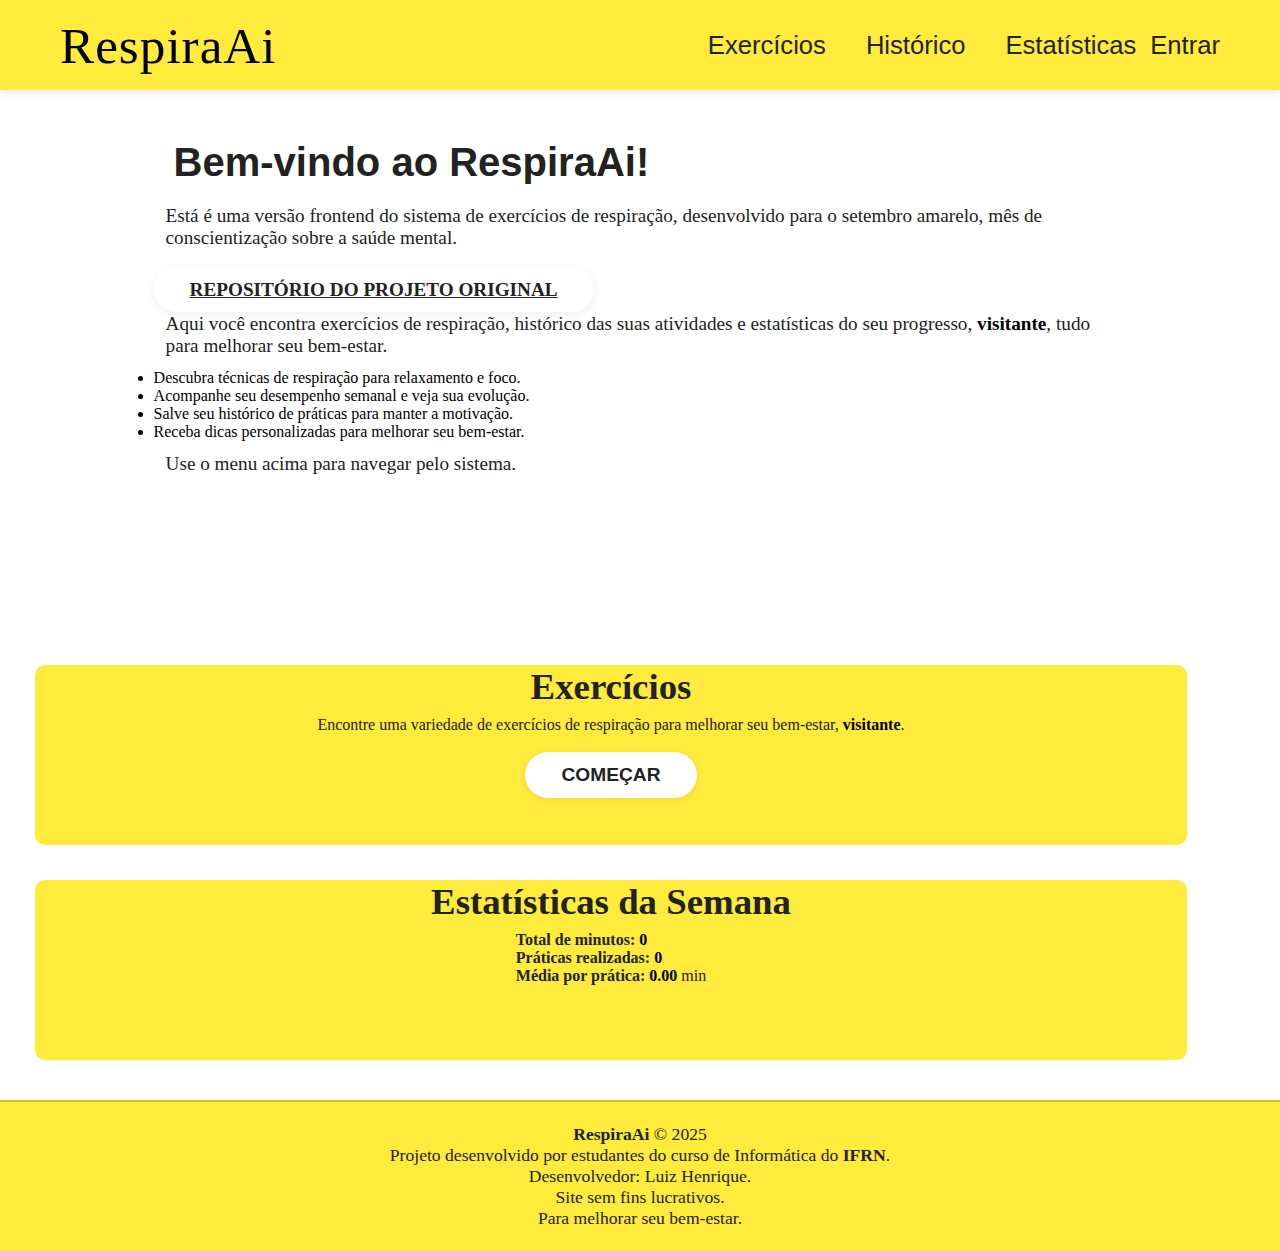
<file: index.html>
<!DOCTYPE html>
<html lang="pt-BR">
  <head>
    <meta charset="UTF-8" />
    <meta name="viewport" content="width=device-width, initial-scale=1.0" />
    <title>RespiraAi</title>
    <link rel="stylesheet" href="static/css/styles.css" />
  </head>
  <body>
    <header>
      <nav class="nav-bar">
        <h1>RespiraAi</h1>
        <div class="menu-links">
          <a href="#card">Exercícios</a>
          <a href="templates/h.html">Histórico</a>
          <a href="#estatisticas">Estatísticas</a>
          <a id="logout-link" style="margin-left: 10px; display: none">Sair</a>
          <a
            id="login-link"
            href="templates/login.html"
            style="margin-left: 10px"
            >Entrar</a
          >
        </div>
      </nav>
    </header>
    <main>
      <div class="hero">
        <h2>Bem-vindo ao RespiraAi!</h2>
        <p>
          Está é uma versão frontend do sistema de exercícios de respiração,
          desenvolvido para o setembro amarelo, mês de conscientização sobre a
          saúde mental.
        </p>
        <br />
        <a href="https://github.com/luizhenriquesccp/RespiraAi" class="act">REPOSITÓRIO DO PROJETO ORIGINAL</a>
        <br />
        <p>
          Aqui você encontra exercícios de respiração, histórico das suas
          atividades e estatísticas do seu progresso,
          <span id="user-name-hero"></span>, tudo para melhorar seu bem-estar.
        </p>
        <ul>
          <li>Descubra técnicas de respiração para relaxamento e foco.</li>
          <li>Acompanhe seu desempenho semanal e veja sua evolução.</li>
          <li>Salve seu histórico de práticas para manter a motivação.</li>
          <li>Receba dicas personalizadas para melhorar seu bem-estar.</li>
        </ul>
        <p>Use o menu acima para navegar pelo sistema.</p>
      </div>
      <section class="cards" id="card">
        <h4>Exercícios</h4>
        <p>
          Encontre uma variedade de exercícios de respiração para melhorar seu
          bem-estar, <span id="user-name-exercises"></span>.
        </p>
        <a href="templates/ex.html"
          ><button type="button" class="act">COMEÇAR</button></a
        >
      </section>

      <section class="cards" id="estatisticas">
        <h4>Estatísticas da Semana</h4>
        <p>
          <strong>Total de minutos:</strong> <span id="total-minutos">0</span
          ><br />
          <strong>Práticas realizadas:</strong> <span id="qtd-praticas">0</span
          ><br />
          <strong>Média por prática:</strong>
          <span id="media-pratica">0</span> min
        </p>
      </section>
    </main>
    <footer>
      <p>
        <strong>RespiraAi</strong> &copy; 2025<br />
        Projeto desenvolvido por estudantes do curso de Informática do
        <strong>IFRN</strong>.<br />
        Desenvolvedor: Luiz Henrique.<br />
        Site sem fins lucrativos.<br />
        Para melhorar seu bem-estar.
      </p>
    </footer>
    <script src="static/js/main.js"></script>
  </body>
</html>
</file>
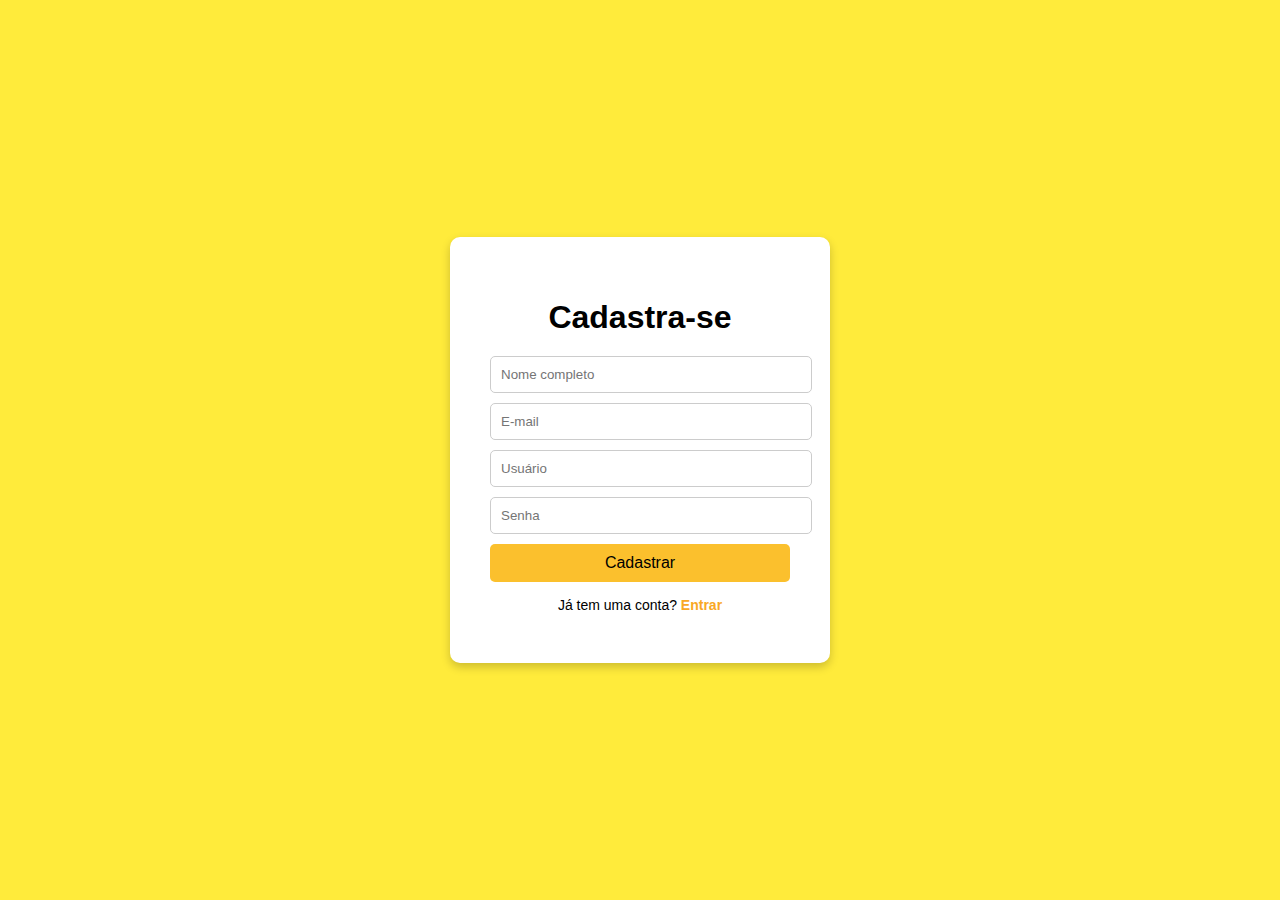
<file: templates/cadastro.html>
<!DOCTYPE html>
<html lang="pt-br">
<head>
    <meta charset="UTF-8">
    <title>Cadastro - Respira Aí</title>
    <link rel="stylesheet" href="../static/css/style.css">
</head>
<body>
    <div class="login-container">
        <h1>Cadastra-se</h1>
        <form class="login-form" id="cadastro-form" autocomplete="off">
            <input type="text" id="nome" placeholder="Nome completo" required>
            <input type="email" id="email" placeholder="E-mail" required>
            <input type="text" id="username" placeholder="Usuário" required>
            <input type="password" id="senha" placeholder="Senha" required>
            <button type="submit">Cadastrar</button>
        </form>
        <div class="cadastro">
            Já tem uma conta? <a href="login.html">Entrar</a>
        </div>
        <div id="mensagem" style="margin-top:10px;"></div>
    </div>
    <script src="../static/js/cadastro.js"></script>
</body>
</html>
</file>
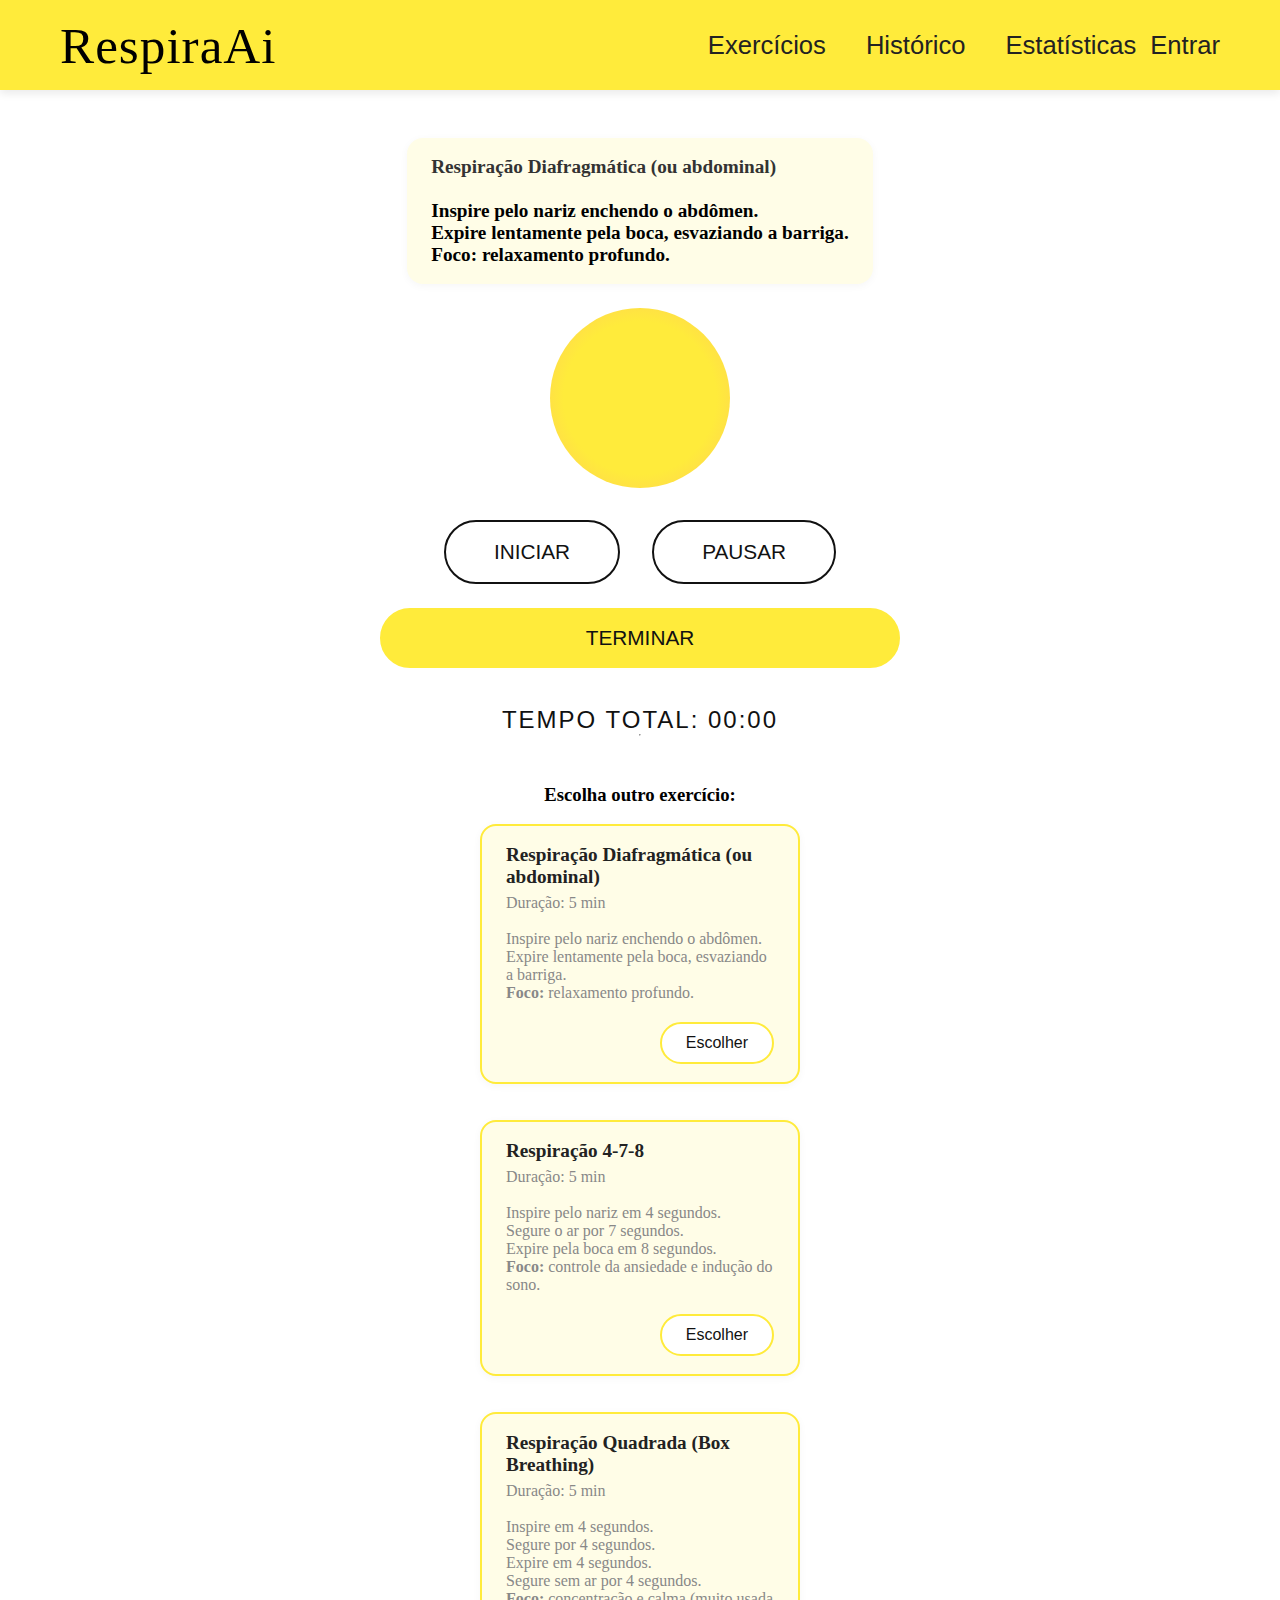
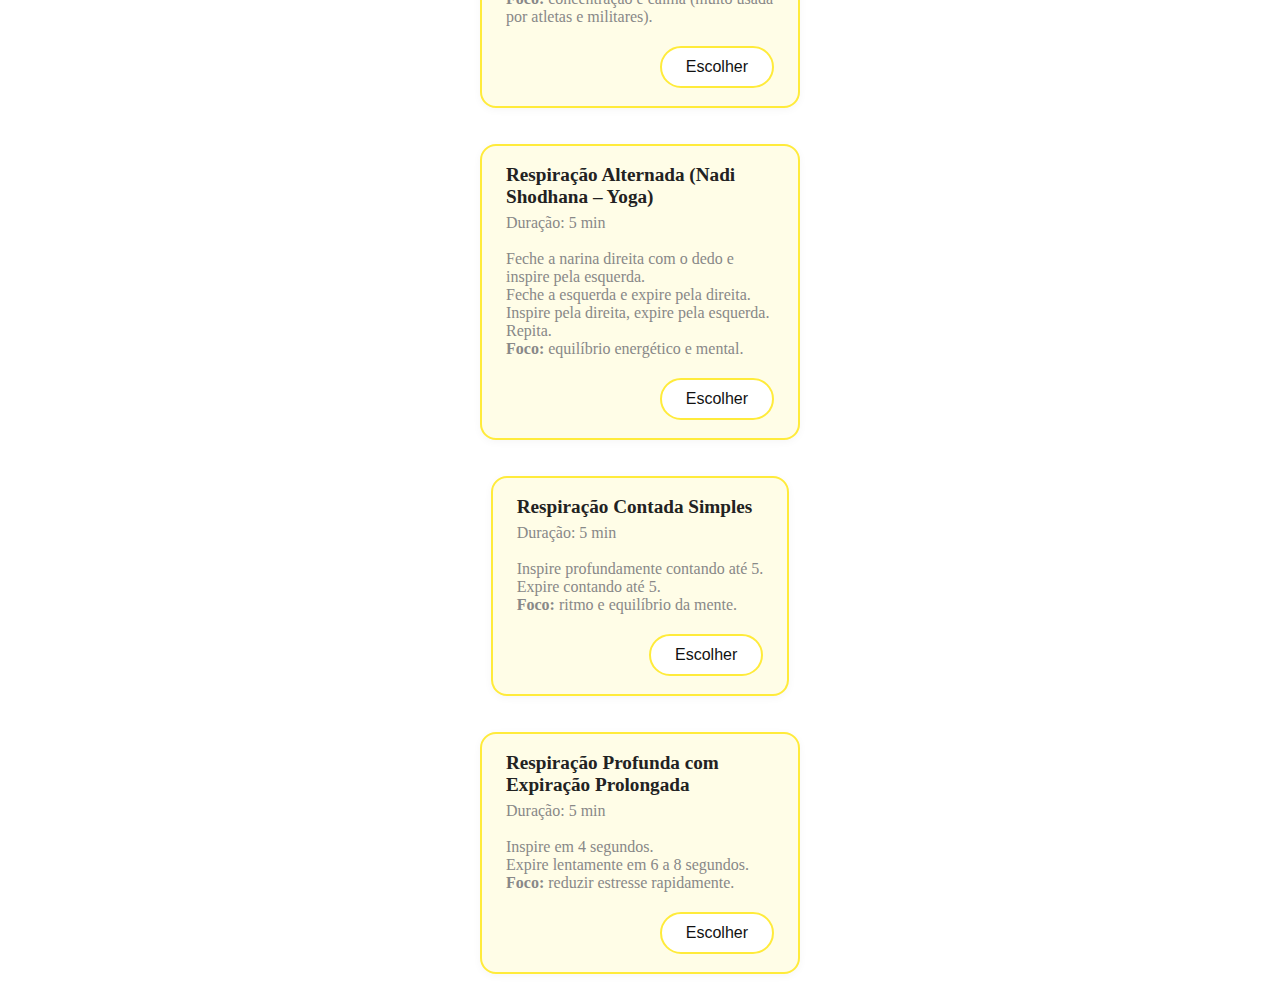
<file: templates/ex.html>
<!DOCTYPE html>
<html lang="pt-BR">
  <head>
    <meta charset="UTF-8" />
    <meta name="viewport" content="width=device-width, initial-scale=1.0" />
    <title>Exercício - RespiraAi</title>
    <link rel="stylesheet" href="../static/css/styles.css" />
    <style>
      .descricao-ex {
        margin-bottom: 24px;
        font-size: 1.2em;
        color: #333;
        background: #fffde7;
        border-radius: 16px;
        padding: 18px 24px;
        box-shadow: 0 2px 8px rgba(0,0,0,0.04);
        max-width: 480px;
        text-align: left;
      }
      .ex-box {
        margin: 48px auto 0 auto;
        max-width: 520px;
        display: flex;
        flex-direction: column;
        align-items: center;
      }
      .circle {
        width: 180px;
        height: 180px;
        background: radial-gradient(circle, #ffeb3b 60%, #ffcb5b 100%);
        border-radius: 50%;
        margin-bottom: 32px;
        display: flex;
        align-items: center;
        justify-content: center;
      }
      @keyframes breathing {
        0%   { transform: scale(1); }
        25%  { transform: scale(1.3); }
        50%  { transform: scale(1); }
        75%  { transform: scale(0.8); }
        100% { transform: scale(1); }
      }
      .instruction {
        position: absolute;
        width: 100%;
        text-align: center;
        font-size: 1.5rem;
        margin-top: 200px;
        color: #222;
        font-weight: bold;
        letter-spacing: 1px;
      }
      .btn-row {
        display: flex;
        justify-content: center;
        gap: 32px;
        margin-bottom: 24px;
        width: 100%;
      }
      .btn-circular {
        background: #fff;
        color: #111;
        border: 2px solid #111;
        border-radius: 50px;
        padding: 18px 48px;
        font-size: 1.3em;
        font-family: Arial, Helvetica, sans-serif;
        font-weight: normal;
        cursor: pointer;
        transition: 0.2s, color 0.2s;
        box-shadow: none;
      }
      .btn-circular:hover {
        background: #ffeb3b;
        color: #111;
      }
      .btn-retangular {
        background: #ffeb3b;
        color: #111;
        border: 2px solid #ffeb3b;
        border-radius: 30px;
        padding: 16px 0;
        font-size: 1.3em;
        font-family: Arial, Helvetica, sans-serif;
        font-weight: normal;
        width: 100%;
        margin-bottom: 28px;
        cursor: pointer;
        transition: 0.2s, color 0.2s;
      }
      .btn-retangular:hover {
        background: #e4b827;
        color: #fff;
      }
      .btn-escolha {
        display: inline-block;
        background: #ffffff;
        color: #111;
        border: 2px solid #ffeb3b;
        border-radius: 30px;
        padding: 10px 24px;
        font-size: 1em;
        font-family: Arial, Helvetica, sans-serif;
        font-weight: normal;
        text-decoration: none;
        cursor: pointer;
        transition: 0.2s, color 0.2s;
      }
      .btn-escolha:hover{
        background: #e4b827;
        color: #fff;
      }
      .tempo-total {
        font-size: 1.5em;
        color: #111;
        font-family: Arial, Helvetica, sans-serif;
        margin-top: 10px;
        text-align: center;
        letter-spacing: 2px;
      }
      p {
        background: #fffde7;
        border-radius: 16px;
        padding: 10px 20px;
        max-width: 480px;
        text-align: left;
        margin-bottom: 16px;
      }
      @media (max-width: 700px) {
        .ex-box {
          max-width: 98vw;
        }
        .circle {
          width: 120px;
          height: 120px;
        }
        .btn-row {
          flex-direction: column;
          gap: 18px;
        }
        .btn-circular, .btn-retangular {
          width: 100%;
          padding: 14px 0;
          font-size: 1em;
        }
      }
    </style>
  </head>
  <body>
    <header>
      <nav class="nav-bar">
        <h1>RespiraAi</h1>
        <div class="menu-links">
          <a href="../index.html">Exercícios</a>
          <a href="h.html">Histórico</a>
          <a href="../index.html#estatisticas">Estatísticas</a>
          <a id="logout-link-ex" style="margin-left: 10px; display: none;">Sair</a>
          <a id="login-link-ex" href="login.html" style="margin-left: 10px;">Entrar</a>
        </div>
      </nav>
    </header>
    <main>
      <div class="ex-box" data-duracao="5">
        <div class="descricao-ex">
          <strong id="exercise-name">Respiração Diafragmática (ou abdominal)</strong><br /><br />
          <span id="exercise-description">Inspire pelo nariz enchendo o abdômen.<br>Expire lentamente pela boca, esvaziando a barriga.<br><b>Foco:</b> relaxamento profundo.</span>
        </div>
        <div style="position: relative">
          <div class="circle" id="breathCircle"></div>
        </div>
        <div class="btn-row">
          <button class="btn-circular" id="btnIniciar">INICIAR</button>
          <button class="btn-circular" id="btnPausar">PAUSAR</button>
        </div>
        <button class="btn-retangular" id="btnTerminar">TERMINAR</button>
        <div class="tempo-total" id="tempoTotal">
          TEMPO TOTAL:&nbsp;&nbsp;00:00
        </div>
        <hr >
        <div class="ex-box">
          <h3>Escolha outro exercício:</h3>
          <div class="ex-cards-list" id="exercise-list">
            
          </div>
        </div>
      </div>
    </main>
    <script src="../static/js/main.js"></script>
    <script src="../static/js/ex.js"></script>
  </body>
</html>
</file>
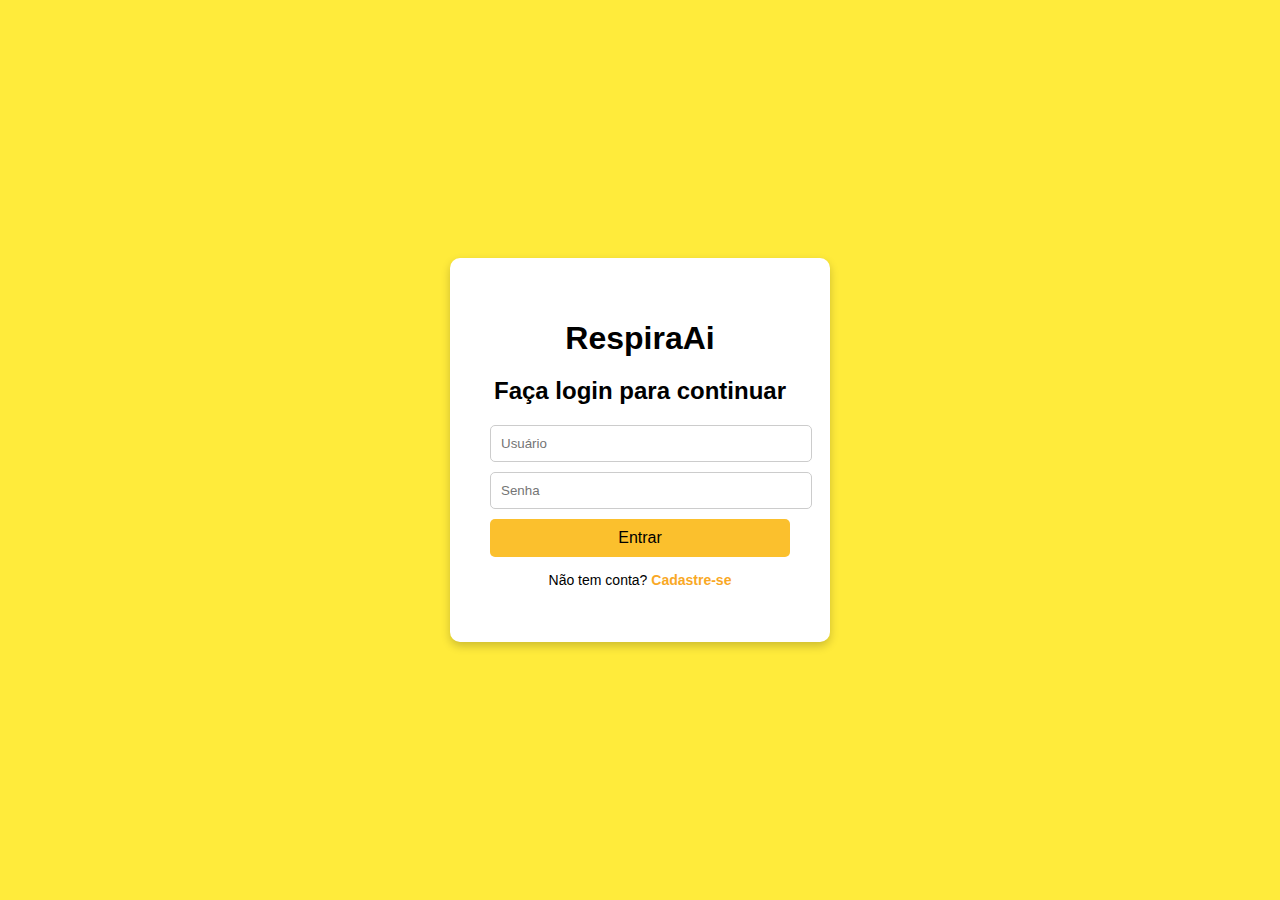
<file: templates/h.html>
<!DOCTYPE html>
<html lang="pt-BR">
<head>
  <meta charset="UTF-8" />
  <meta name="viewport" content="width=device-width, initial-scale=1.0" />
  <title>RespiraAi - Histórico</title>
  <link rel="stylesheet" href="../static/css/styles.css" />
</head>
<body>
  <header>
    <nav class="nav-bar">
      <h1>RespiraAi</h1>
      <div class="menu-links">
        <a href="../index.html">Exercícios</a>
        <a href="h.html">Histórico</a>
        <a href="../index.html#estatisticas">Estatísticas</a>
        <a id="logout-link-h" style="margin-left: 10px; display: none;">Sair</a>
        <a id="login-link-h" href="login.html" style="margin-left: 10px;">Entrar</a>
      </div>
    </nav>
  </header>

  <main class="historico-main-content">
    <h1>ÚLTIMAS PRÁTICAS</h1>

    <div class="tabela-praticas-container">
      <table class="tabela-praticas">
        <thead>
          <tr>
            <th>DATA</th>
            <th>EXERCÍCIOS</th>
            <th>TEMPO</th>
          </tr>
        </thead>
        <tbody id="historico-table-body">
          <!-- Dados do histórico serão inseridos aqui via JavaScript -->
        </tbody>
      </table>
    </div>
  </main>
  <script src="../static/js/main.js"></script>
  <script src="../static/js/historico.js"></script>
</body>
</html>
</file>
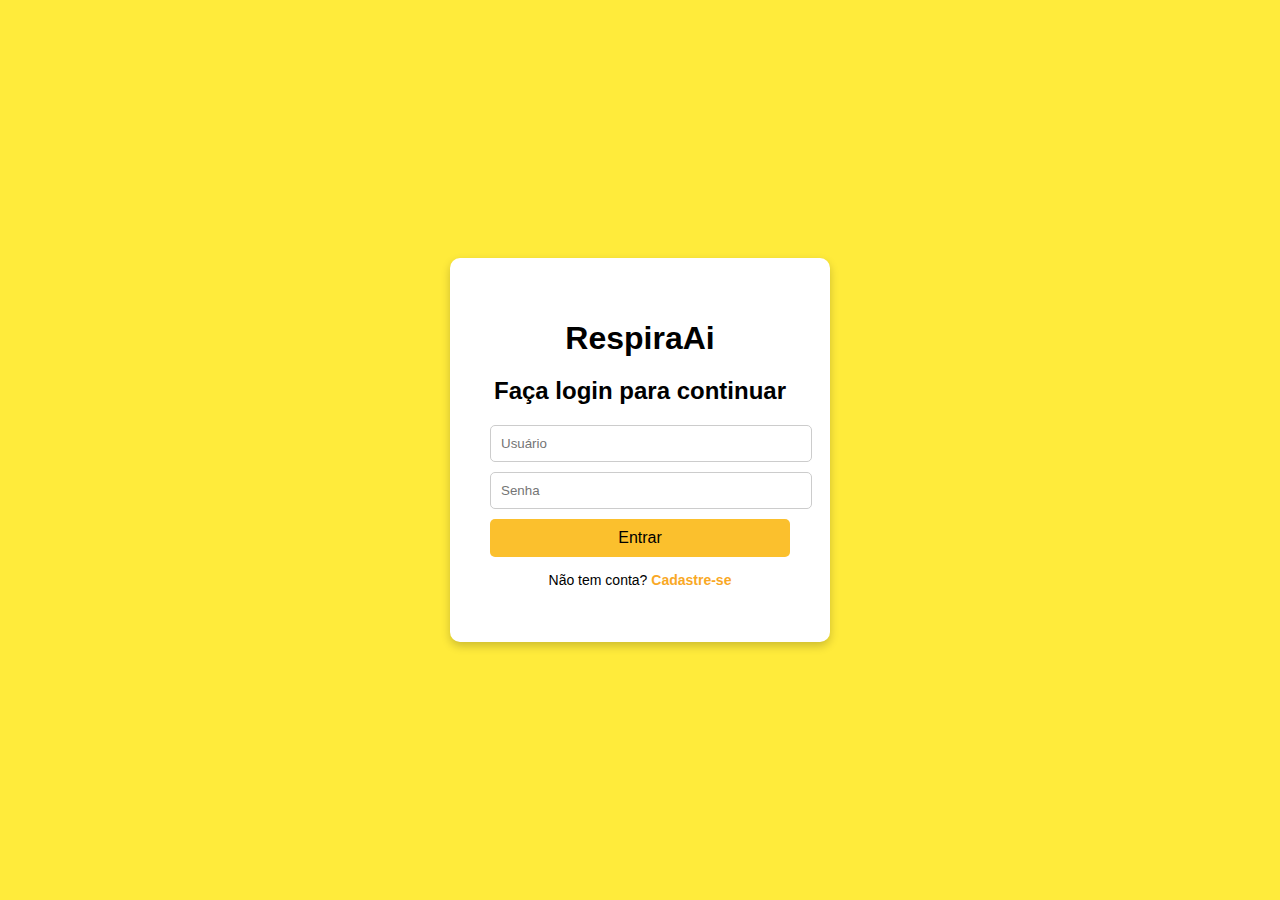
<file: templates/login.html>
<!DOCTYPE html>
<html lang="pt-BR">
<head>
  <meta charset="UTF-8" />
  <meta name="viewport" content="width=device-width, initial=1.0" />
  <title>Login - RespiraAi</title>
  <link rel="stylesheet" href="../static/css/style.css" />
</head>
<body class="login-page">
  <div class="login-container">
    <h1>RespiraAi</h1>
    <h2>Faça login para continuar</h2>
    <form class="login-form" id="login-form">
      <input type="text" id="username" placeholder="Usuário" required />
      <input type="password" id="password" placeholder="Senha" required />
      <button type="submit">Entrar</button>
      <p id="login-error" style="color: red; display: none;">Usuário ou senha inválidos.</p>
    </form>
    <p class="cadastro">Não tem conta? <a href="cadastro.html">Cadastre-se</a></p>
  </div>
  <script src="../static/js/login.js"></script>
</body>
</html>
</file>
<file: static/css/styles.css>
* {
  margin: 0;
  padding: 0;
  box-sizing: border-box;
}
body {
  background: #fff;
  min-height: 100vh;
}
.nav-bar {
  background: #ffeb3b;
  color: #000;
  display: flex;
  justify-content: space-between;
  align-items: center;
  padding: 0 60px;
  height: 90px;
  box-shadow: 0 4px 8px rgba(0, 0, 0, 0.08);
}
.nav-bar h1 {
  font-family: "Times New Roman", Times, serif;
  font-size: 3.2em;
  font-weight: normal;
  letter-spacing: 1px;
}
.nav-bar .menu-links a {
  margin-left: 36px;
  text-decoration: none;
  color: #222;
  font-size: 1.6em;
  font-family: Arial, Helvetica, sans-serif;
  transition: color 0.2s;
}
.nav-bar .menu-links a:hover {
  color: #e4b827;
  text-decoration: underline;
}
.hero {
  position: relative;
  width: 100%;
  height: 60vh;
  padding: 30px 12vw;
  min-height: 250px;
  max-height: 200vh;
}
.hero h2 {
  font-size: 2.5em;
  font-family: Arial, Helvetica, sans-serif;
  font-weight: bold;
  margin: 20px;
  color: #222;
}
.hero p {
  font-size: 1.2em;
  margin: 12px;
  color: #222;
}
span {
  color: #000000;
  font-weight: bold;
}
.cards {
  height: 20vh;
  width: 90%;
  margin: 35px;
  background-color: #ffeb3b;
  box-shadow: none;
  border-radius: 10px;
  padding: 0;
  display: flex;
  flex-direction: column;
  align-items: center;
}
.cards h4 {
  font-size: 2.3em;
  margin-bottom: 8px;
  color: #222;
  font-weight: bold;
}
.cards p {
  font-size: 1em;
  margin-bottom: 18px;
  color: #222;
}
.act {
  background: #fff;
  color: #222;
  border: none;
  padding: 12px 36px;
  border-radius: 30px;
  font-size: 1.2em;
  font-weight: bold;
  box-shadow: 0 2px 8px rgba(0, 0, 0, 0.07);
  cursor: pointer;
  transition: background 0.2s, color 0.2s;
}
.act:hover {
  background: #e4b827;
  color: #fff;
}
@media (max-width: 785px) {
  .nav-bar {
    flex-direction: column;
    height: auto;
    padding: 20px 10px;
  }
  .hero {
    max-width: 95vw;
    padding: 24px 8vw;
  }
  .nav-bar .menu-links a {
    font-size: 4vw;
  }
  #card {
    margin-top: 200px;
  }

}
.historico-main-content {
  max-width: 900px;
  margin: 50px auto;
  padding: 0 20px;
}
.historico-main-content h1 {
  font-family: Arial, sans-serif;
  font-size: 28px;
  font-weight: 800;
  color: #333;
  margin-bottom: 30px;
}
.tabela-praticas-container {
  border: 1px solid #ccc;
  border-radius: 10px;
  overflow: hidden;
  background-color: #fff;
}
.tabela-praticas {
  width: 100%;
  border-collapse: collapse;
  text-align: center;
}
.tabela-praticas th {
  font-family: Arial, sans-serif;
  font-weight: bold;
  color: #333;
  padding: 15px;
  background-color: #f7f7f7;
  border-bottom: 1px solid #eee;
  border-right: 1px solid #eee;
}
.tabela-praticas th:last-child {
  border-right: none;
}
.tabela-praticas td {
  padding: 15px;
  border-bottom: 1px solid #eee;
  border-right: 1px solid #eee;
  color: #555;
}
.tabela-praticas td:last-child {
  border-right: none;
}
.tabela-praticas tbody tr:hover {
  background-color: #fffbe6;
  cursor: pointer;
}
.tabela-praticas tbody tr:last-child td {
  border-bottom: none;
}
.ex-cards-list {
  display: flex;
  flex-wrap: wrap;
  gap: 24px;
  margin-top: 18px;
  justify-content: center;
}

.ex-card {
  background: #fffde7;
  border: 2px solid #ffeb3b;
  border-radius: 16px;
  box-shadow: 0 2px 8px rgba(0,0,0,0.04);
  padding: 18px 24px;
  min-width: 220px;
  max-width: 320px;
  display: flex;
  flex-direction: column;
  align-items: flex-start;
  margin-bottom: 12px;
}

.ex-card strong {
  font-size: 1.2em;
  color: #222;
}

.ex-card .ex-info {
  font-size: 1em;
  color: #888;
  margin: 6px 0 12px 0;
}

.ex-card .btn-escolha {
  margin-top: 8px;
  align-self: flex-end;
}
footer {
  background: #ffeb3b;
  color: #222;
  text-align: center;
  padding: 22px 0;
  margin-top: 40px;
  font-size: 1.1em;
  border-top: 2px solid #e4b827;
}
</file>
<file: static/css/style.css>
body {
  margin: 0;
  font-family: Arial, sans-serif;
  background: #ffeb3b; 
  display: flex;
  justify-content: center;
  align-items: center;
  height: 100vh;
}

.login-container {
  background: white;
  padding: 40px;
  border-radius: 10px;
  box-shadow: 0px 4px 10px rgba(0,0,0,0.2);
  text-align: center;
  width: 300px;
}

.login-container h1 {
  margin-bottom: 20px;
}

.login-form input {
  display: block;
  width: 100%;
  padding: 10px;
  margin: 10px 0;
  border-radius: 5px;
  border: 1px solid #ccc;
}

.login-form button {
  background: #fbc02d; 
  color: black;
  border: none;
  padding: 10px;
  border-radius: 5px;
  width: 100%;
  font-size: 16px;
  cursor: pointer;
}

.login-form button:hover {
  background: #f9a825; 
}

.cadastro {
  margin-top: 15px;
  font-size: 14px;
}

.cadastro a {
  color: #f9a825;
  text-decoration: none;
  font-weight: bold;
}
.cadastro a:hover {
  text-decoration: underline;
}
</file>
